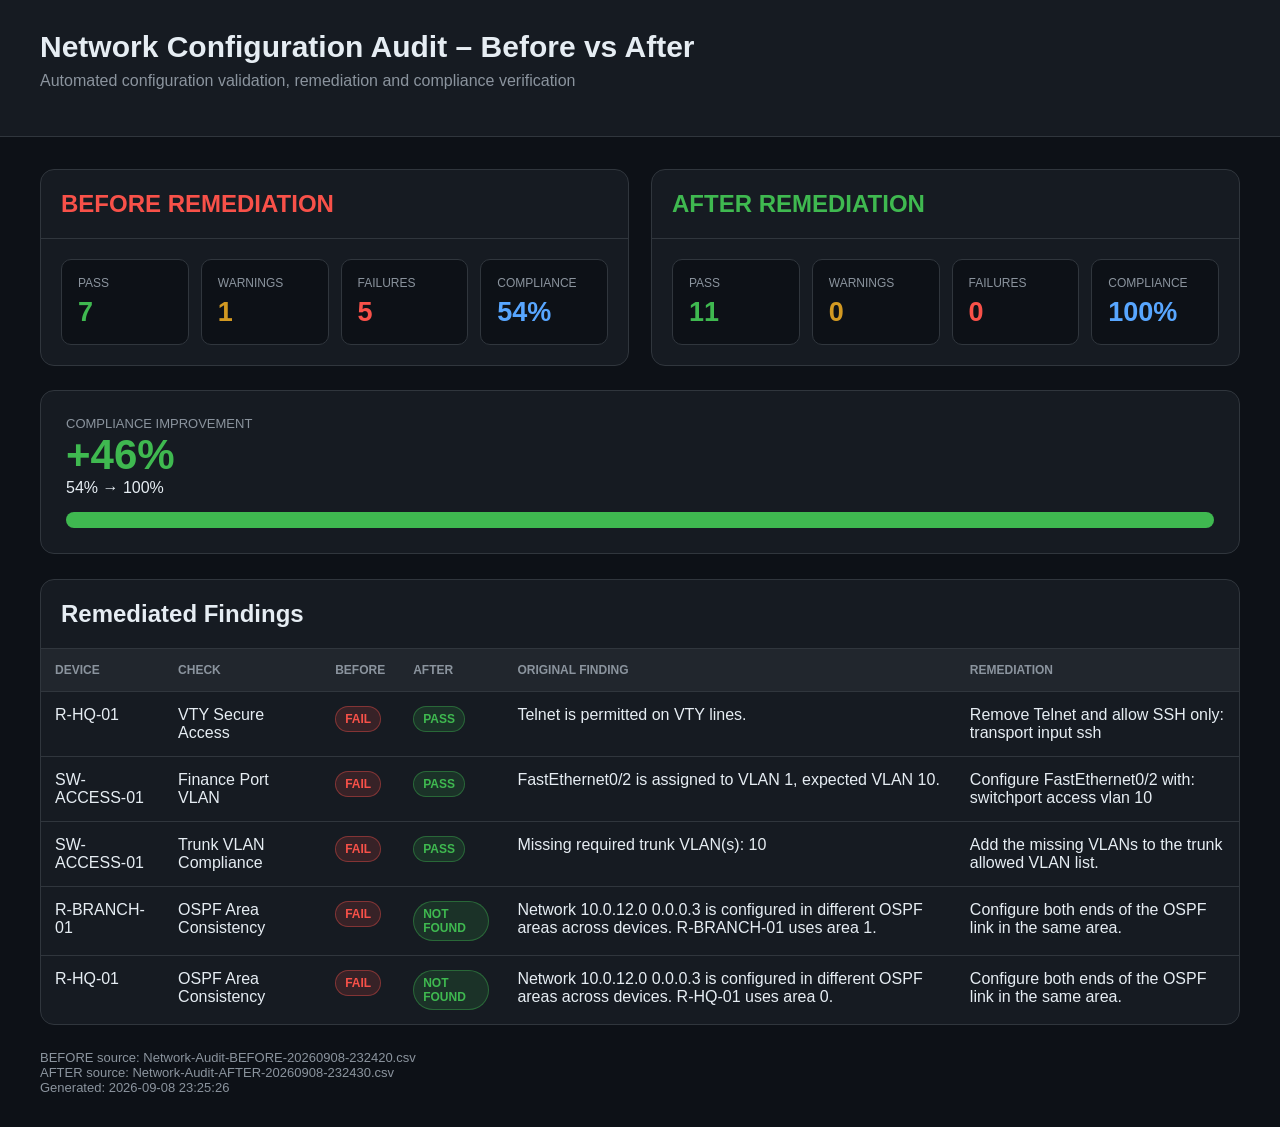
<file: 15-Network-Configuration-Audit/Reports/Before-After-Comparison-20260908-232525.html>
﻿<!DOCTYPE html>
<html lang="en">
<head>
<meta charset="UTF-8">
<meta name="viewport" content="width=device-width, initial-scale=1.0">

<title>Network Audit - Before vs After</title>

<style>

* {
    box-sizing: border-box;
}

body {
    margin: 0;
    font-family: "Segoe UI", Arial, sans-serif;
    background: #0d1117;
    color: #e6edf3;
}

.header {
    padding: 30px 40px;
    background: #161b22;
    border-bottom: 1px solid #30363d;
}

.header h1 {
    margin: 0;
    font-size: 30px;
}

.header p {
    margin-top: 8px;
    color: #8b949e;
}

.container {
    max-width: 1500px;
    margin: auto;
    padding: 32px 40px;
}

.compare-grid {
    display: grid;
    grid-template-columns: 1fr 1fr;
    gap: 22px;
}

.panel {
    background: #161b22;
    border: 1px solid #30363d;
    border-radius: 14px;
    overflow: hidden;
}

.panel-header {
    padding: 20px;
    border-bottom: 1px solid #30363d;
}

.panel-header h2 {
    margin: 0;
}

.before-title {
    color: #f85149;
}

.after-title {
    color: #3fb950;
}

.metrics {
    display: grid;
    grid-template-columns: repeat(4, 1fr);
    gap: 12px;
    padding: 20px;
}

.metric {
    background: #0d1117;
    border: 1px solid #30363d;
    border-radius: 10px;
    padding: 16px;
}

.metric-label {
    color: #8b949e;
    font-size: 12px;
    text-transform: uppercase;
}

.metric-value {
    font-size: 27px;
    font-weight: bold;
    margin-top: 7px;
}

.pass-text {
    color: #3fb950;
}

.warning-text {
    color: #d29922;
}

.fail-text {
    color: #f85149;
}

.score-text {
    color: #58a6ff;
}

.improvement {
    margin-top: 24px;
    background: #161b22;
    border: 1px solid #30363d;
    border-radius: 14px;
    padding: 25px;
}

.improvement-value {
    font-size: 42px;
    font-weight: bold;
    color: #3fb950;
}

.progress {
    margin-top: 15px;
    background: #21262d;
    height: 16px;
    border-radius: 999px;
    overflow: hidden;
}

.progress-bar {
    height: 100%;
    width: 100%;
    background: #3fb950;
}

.section {
    margin-top: 25px;
    background: #161b22;
    border: 1px solid #30363d;
    border-radius: 14px;
    overflow: hidden;
}

.section-header {
    padding: 20px;
    border-bottom: 1px solid #30363d;
}

.section-header h2 {
    margin: 0;
}

.table-wrapper {
    overflow-x: auto;
}

table {
    width: 100%;
    border-collapse: collapse;
}

th {
    background: #21262d;
    color: #8b949e;
    padding: 14px;
    text-align: left;
    font-size: 12px;
    text-transform: uppercase;
}

td {
    padding: 14px;
    border-top: 1px solid #30363d;
    vertical-align: top;
}

.badge {
    display: inline-block;
    padding: 5px 9px;
    border-radius: 999px;
    font-size: 12px;
    font-weight: bold;
}

.pass {
    color: #3fb950;
    background: rgba(63,185,80,.15);
    border: 1px solid rgba(63,185,80,.4);
}

.fail {
    color: #f85149;
    background: rgba(248,81,73,.15);
    border: 1px solid rgba(248,81,73,.4);
}

.footer {
    margin-top: 25px;
    color: #8b949e;
    font-size: 13px;
}

@media(max-width: 900px) {
    .compare-grid {
        grid-template-columns: 1fr;
    }

    .metrics {
        grid-template-columns: repeat(2, 1fr);
    }
}

</style>
</head>

<body>

<div class="header">
    <h1>Network Configuration Audit – Before vs After</h1>
    <p>
        Automated configuration validation, remediation and compliance verification
    </p>
</div>

<div class="container">

    <div class="compare-grid">

        <div class="panel">

            <div class="panel-header">
                <h2 class="before-title">BEFORE REMEDIATION</h2>
            </div>

            <div class="metrics">

                <div class="metric">
                    <div class="metric-label">Pass</div>
                    <div class="metric-value pass-text">7</div>
                </div>

                <div class="metric">
                    <div class="metric-label">Warnings</div>
                    <div class="metric-value warning-text">1</div>
                </div>

                <div class="metric">
                    <div class="metric-label">Failures</div>
                    <div class="metric-value fail-text">5</div>
                </div>

                <div class="metric">
                    <div class="metric-label">Compliance</div>
                    <div class="metric-value score-text">54%</div>
                </div>

            </div>

        </div>

        <div class="panel">

            <div class="panel-header">
                <h2 class="after-title">AFTER REMEDIATION</h2>
            </div>

            <div class="metrics">

                <div class="metric">
                    <div class="metric-label">Pass</div>
                    <div class="metric-value pass-text">11</div>
                </div>

                <div class="metric">
                    <div class="metric-label">Warnings</div>
                    <div class="metric-value warning-text">0</div>
                </div>

                <div class="metric">
                    <div class="metric-label">Failures</div>
                    <div class="metric-value fail-text">0</div>
                </div>

                <div class="metric">
                    <div class="metric-label">Compliance</div>
                    <div class="metric-value score-text">100%</div>
                </div>

            </div>

        </div>

    </div>

    <div class="improvement">

        <div style="color:#8b949e; text-transform:uppercase; font-size:13px;">
            Compliance Improvement
        </div>

        <div class="improvement-value">
            +46%
        </div>

        <div>
            54% → 100%
        </div>

        <div class="progress">
            <div class="progress-bar"></div>
        </div>

    </div>

    <div class="section">

        <div class="section-header">
            <h2>Remediated Findings</h2>
        </div>

        <div class="table-wrapper">

            <table>

                <thead>
                    <tr>
                        <th>Device</th>
                        <th>Check</th>
                        <th>Before</th>
                        <th>After</th>
                        <th>Original Finding</th>
                        <th>Remediation</th>
                    </tr>
                </thead>

                <tbody>
                    <tr>
    <td>R-HQ-01</td>
    <td>VTY Secure Access</td>
    <td><span class="badge fail">FAIL</span></td>
    <td><span class="badge pass">PASS</span></td>
    <td>Telnet is permitted on VTY lines.</td>
    <td>Remove Telnet and allow SSH only: transport input ssh</td>
</tr>
<tr>
    <td>SW-ACCESS-01</td>
    <td>Finance Port VLAN</td>
    <td><span class="badge fail">FAIL</span></td>
    <td><span class="badge pass">PASS</span></td>
    <td>FastEthernet0/2 is assigned to VLAN 1, expected VLAN 10.</td>
    <td>Configure FastEthernet0/2 with: switchport access vlan 10</td>
</tr>
<tr>
    <td>SW-ACCESS-01</td>
    <td>Trunk VLAN Compliance</td>
    <td><span class="badge fail">FAIL</span></td>
    <td><span class="badge pass">PASS</span></td>
    <td>Missing required trunk VLAN(s): 10</td>
    <td>Add the missing VLANs to the trunk allowed VLAN list.</td>
</tr>
<tr>
    <td>R-BRANCH-01</td>
    <td>OSPF Area Consistency</td>
    <td><span class="badge fail">FAIL</span></td>
    <td><span class="badge pass">NOT FOUND</span></td>
    <td>Network 10.0.12.0 0.0.0.3 is configured in different OSPF areas across devices. R-BRANCH-01 uses area 1.</td>
    <td>Configure both ends of the OSPF link in the same area.</td>
</tr>
<tr>
    <td>R-HQ-01</td>
    <td>OSPF Area Consistency</td>
    <td><span class="badge fail">FAIL</span></td>
    <td><span class="badge pass">NOT FOUND</span></td>
    <td>Network 10.0.12.0 0.0.0.3 is configured in different OSPF areas across devices. R-HQ-01 uses area 0.</td>
    <td>Configure both ends of the OSPF link in the same area.</td>
</tr>
                </tbody>

            </table>

        </div>

    </div>

    <div class="footer">
        BEFORE source: Network-Audit-BEFORE-20260908-232420.csv<br>
        AFTER source: Network-Audit-AFTER-20260908-232430.csv<br>
        Generated: 2026-09-08 23:25:26
    </div>

</div>

</body>
</html>
</file>
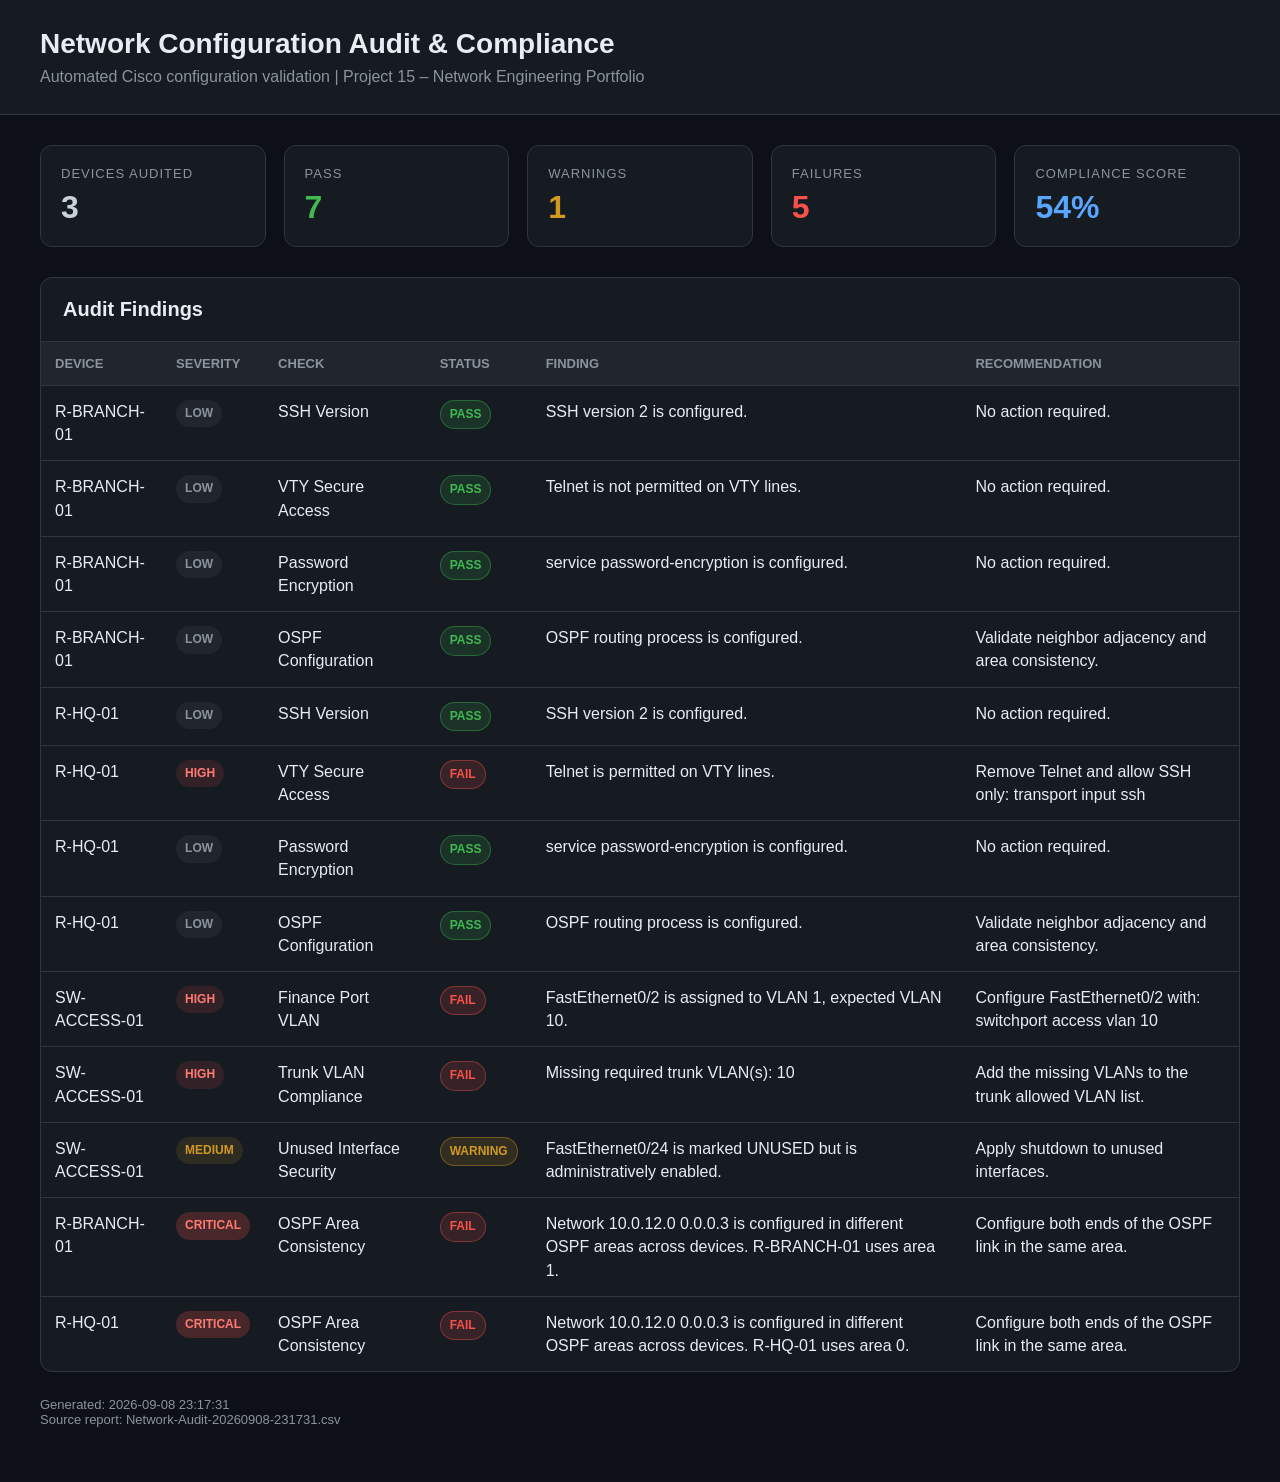
<file: 15-Network-Configuration-Audit/Reports/Network-Audit-Dashboard-20260908-231731.html>
﻿<!DOCTYPE html>
<html lang="en">
<head>
<meta charset="UTF-8">
<meta name="viewport" content="width=device-width, initial-scale=1.0">

<title>Network Configuration Audit</title>

<style>

* {
    box-sizing: border-box;
}

body {
    margin: 0;
    font-family: "Segoe UI", Arial, sans-serif;
    background: #0d1117;
    color: #e6edf3;
}

.header {
    padding: 28px 40px;
    background: #161b22;
    border-bottom: 1px solid #30363d;
}

.header h1 {
    margin: 0;
    font-size: 28px;
}

.header p {
    margin-top: 8px;
    margin-bottom: 0;
    color: #8b949e;
}

.container {
    padding: 30px 40px;
    max-width: 1600px;
    margin: auto;
}

.cards {
    display: grid;
    grid-template-columns: repeat(5, 1fr);
    gap: 18px;
    margin-bottom: 30px;
}

.card {
    background: #161b22;
    border: 1px solid #30363d;
    border-radius: 12px;
    padding: 20px;
}

.card-title {
    color: #8b949e;
    font-size: 13px;
    text-transform: uppercase;
    letter-spacing: 1px;
}

.card-value {
    font-size: 32px;
    font-weight: 700;
    margin-top: 8px;
}

.pass-value {
    color: #3fb950;
}

.warning-value {
    color: #d29922;
}

.fail-value {
    color: #f85149;
}

.score-value {
    color: #58a6ff;
}

.device-value {
    color: #c9d1d9;
}

.section {
    background: #161b22;
    border: 1px solid #30363d;
    border-radius: 12px;
    overflow: hidden;
}

.section-header {
    padding: 20px 22px;
    border-bottom: 1px solid #30363d;
}

.section-header h2 {
    margin: 0;
    font-size: 20px;
}

.table-wrapper {
    overflow-x: auto;
}

table {
    width: 100%;
    border-collapse: collapse;
}

th {
    text-align: left;
    background: #21262d;
    padding: 14px;
    font-size: 13px;
    color: #8b949e;
    text-transform: uppercase;
}

td {
    padding: 14px;
    border-top: 1px solid #30363d;
    vertical-align: top;
    line-height: 1.45;
}

tr:hover {
    background: #1c2128;
}

.badge {
    display: inline-block;
    padding: 5px 9px;
    border-radius: 999px;
    font-weight: 700;
    font-size: 12px;
}

.pass {
    background: rgba(63,185,80,.15);
    color: #3fb950;
    border: 1px solid rgba(63,185,80,.4);
}

.warning {
    background: rgba(210,153,34,.15);
    color: #d29922;
    border: 1px solid rgba(210,153,34,.4);
}

.fail {
    background: rgba(248,81,73,.15);
    color: #f85149;
    border: 1px solid rgba(248,81,73,.4);
}

.severity.low {
    color: #8b949e;
    background: #21262d;
}

.severity.medium {
    color: #d29922;
    background: rgba(210,153,34,.12);
}

.severity.high {
    color: #ff7b72;
    background: rgba(248,81,73,.12);
}

.severity.critical {
    color: #ff7b72;
    background: rgba(248,81,73,.22);
}

.footer {
    padding: 25px 0;
    color: #8b949e;
    font-size: 13px;
}

@media(max-width:1000px) {

    .cards {
        grid-template-columns: repeat(2, 1fr);
    }

}

@media(max-width:600px) {

    .cards {
        grid-template-columns: 1fr;
    }

    .container {
        padding: 20px;
    }

}

</style>
</head>

<body>

<div class="header">

    <h1>Network Configuration Audit & Compliance</h1>

    <p>
        Automated Cisco configuration validation |
        Project 15 – Network Engineering Portfolio
    </p>

</div>

<div class="container">

    <div class="cards">

        <div class="card">
            <div class="card-title">Devices Audited</div>
            <div class="card-value device-value">3</div>
        </div>

        <div class="card">
            <div class="card-title">Pass</div>
            <div class="card-value pass-value">7</div>
        </div>

        <div class="card">
            <div class="card-title">Warnings</div>
            <div class="card-value warning-value">1</div>
        </div>

        <div class="card">
            <div class="card-title">Failures</div>
            <div class="card-value fail-value">5</div>
        </div>

        <div class="card">
            <div class="card-title">Compliance Score</div>
            <div class="card-value score-value">54%</div>
        </div>

    </div>

    <div class="section">

        <div class="section-header">

            <h2>Audit Findings</h2>

        </div>

        <div class="table-wrapper">

            <table>

                <thead>
                    <tr>
                        <th>Device</th>
                        <th>Severity</th>
                        <th>Check</th>
                        <th>Status</th>
                        <th>Finding</th>
                        <th>Recommendation</th>
                    </tr>
                </thead>

                <tbody>

                    <tr>
    <td>R-BRANCH-01</td>
    <td><span class="badge severity low">LOW</span></td>
    <td>SSH Version</td>
    <td><span class="badge pass">PASS</span></td>
    <td>SSH version 2 is configured.</td>
    <td>No action required.</td>
</tr>
<tr>
    <td>R-BRANCH-01</td>
    <td><span class="badge severity low">LOW</span></td>
    <td>VTY Secure Access</td>
    <td><span class="badge pass">PASS</span></td>
    <td>Telnet is not permitted on VTY lines.</td>
    <td>No action required.</td>
</tr>
<tr>
    <td>R-BRANCH-01</td>
    <td><span class="badge severity low">LOW</span></td>
    <td>Password Encryption</td>
    <td><span class="badge pass">PASS</span></td>
    <td>service password-encryption is configured.</td>
    <td>No action required.</td>
</tr>
<tr>
    <td>R-BRANCH-01</td>
    <td><span class="badge severity low">LOW</span></td>
    <td>OSPF Configuration</td>
    <td><span class="badge pass">PASS</span></td>
    <td>OSPF routing process is configured.</td>
    <td>Validate neighbor adjacency and area consistency.</td>
</tr>
<tr>
    <td>R-HQ-01</td>
    <td><span class="badge severity low">LOW</span></td>
    <td>SSH Version</td>
    <td><span class="badge pass">PASS</span></td>
    <td>SSH version 2 is configured.</td>
    <td>No action required.</td>
</tr>
<tr>
    <td>R-HQ-01</td>
    <td><span class="badge severity high">HIGH</span></td>
    <td>VTY Secure Access</td>
    <td><span class="badge fail">FAIL</span></td>
    <td>Telnet is permitted on VTY lines.</td>
    <td>Remove Telnet and allow SSH only: transport input ssh</td>
</tr>
<tr>
    <td>R-HQ-01</td>
    <td><span class="badge severity low">LOW</span></td>
    <td>Password Encryption</td>
    <td><span class="badge pass">PASS</span></td>
    <td>service password-encryption is configured.</td>
    <td>No action required.</td>
</tr>
<tr>
    <td>R-HQ-01</td>
    <td><span class="badge severity low">LOW</span></td>
    <td>OSPF Configuration</td>
    <td><span class="badge pass">PASS</span></td>
    <td>OSPF routing process is configured.</td>
    <td>Validate neighbor adjacency and area consistency.</td>
</tr>
<tr>
    <td>SW-ACCESS-01</td>
    <td><span class="badge severity high">HIGH</span></td>
    <td>Finance Port VLAN</td>
    <td><span class="badge fail">FAIL</span></td>
    <td>FastEthernet0/2 is assigned to VLAN 1, expected VLAN 10.</td>
    <td>Configure FastEthernet0/2 with: switchport access vlan 10</td>
</tr>
<tr>
    <td>SW-ACCESS-01</td>
    <td><span class="badge severity high">HIGH</span></td>
    <td>Trunk VLAN Compliance</td>
    <td><span class="badge fail">FAIL</span></td>
    <td>Missing required trunk VLAN(s): 10</td>
    <td>Add the missing VLANs to the trunk allowed VLAN list.</td>
</tr>
<tr>
    <td>SW-ACCESS-01</td>
    <td><span class="badge severity medium">MEDIUM</span></td>
    <td>Unused Interface Security</td>
    <td><span class="badge warning">WARNING</span></td>
    <td>FastEthernet0/24 is marked UNUSED but is administratively enabled.</td>
    <td>Apply shutdown to unused interfaces.</td>
</tr>
<tr>
    <td>R-BRANCH-01</td>
    <td><span class="badge severity critical">CRITICAL</span></td>
    <td>OSPF Area Consistency</td>
    <td><span class="badge fail">FAIL</span></td>
    <td>Network 10.0.12.0 0.0.0.3 is configured in different OSPF areas across devices. R-BRANCH-01 uses area 1.</td>
    <td>Configure both ends of the OSPF link in the same area.</td>
</tr>
<tr>
    <td>R-HQ-01</td>
    <td><span class="badge severity critical">CRITICAL</span></td>
    <td>OSPF Area Consistency</td>
    <td><span class="badge fail">FAIL</span></td>
    <td>Network 10.0.12.0 0.0.0.3 is configured in different OSPF areas across devices. R-HQ-01 uses area 0.</td>
    <td>Configure both ends of the OSPF link in the same area.</td>
</tr>

                </tbody>

            </table>

        </div>

    </div>

    <div class="footer">

        Generated: 2026-09-08 23:17:31<br>
        Source report: Network-Audit-20260908-231731.csv

    </div>

</div>

</body>
</html>
</file>
